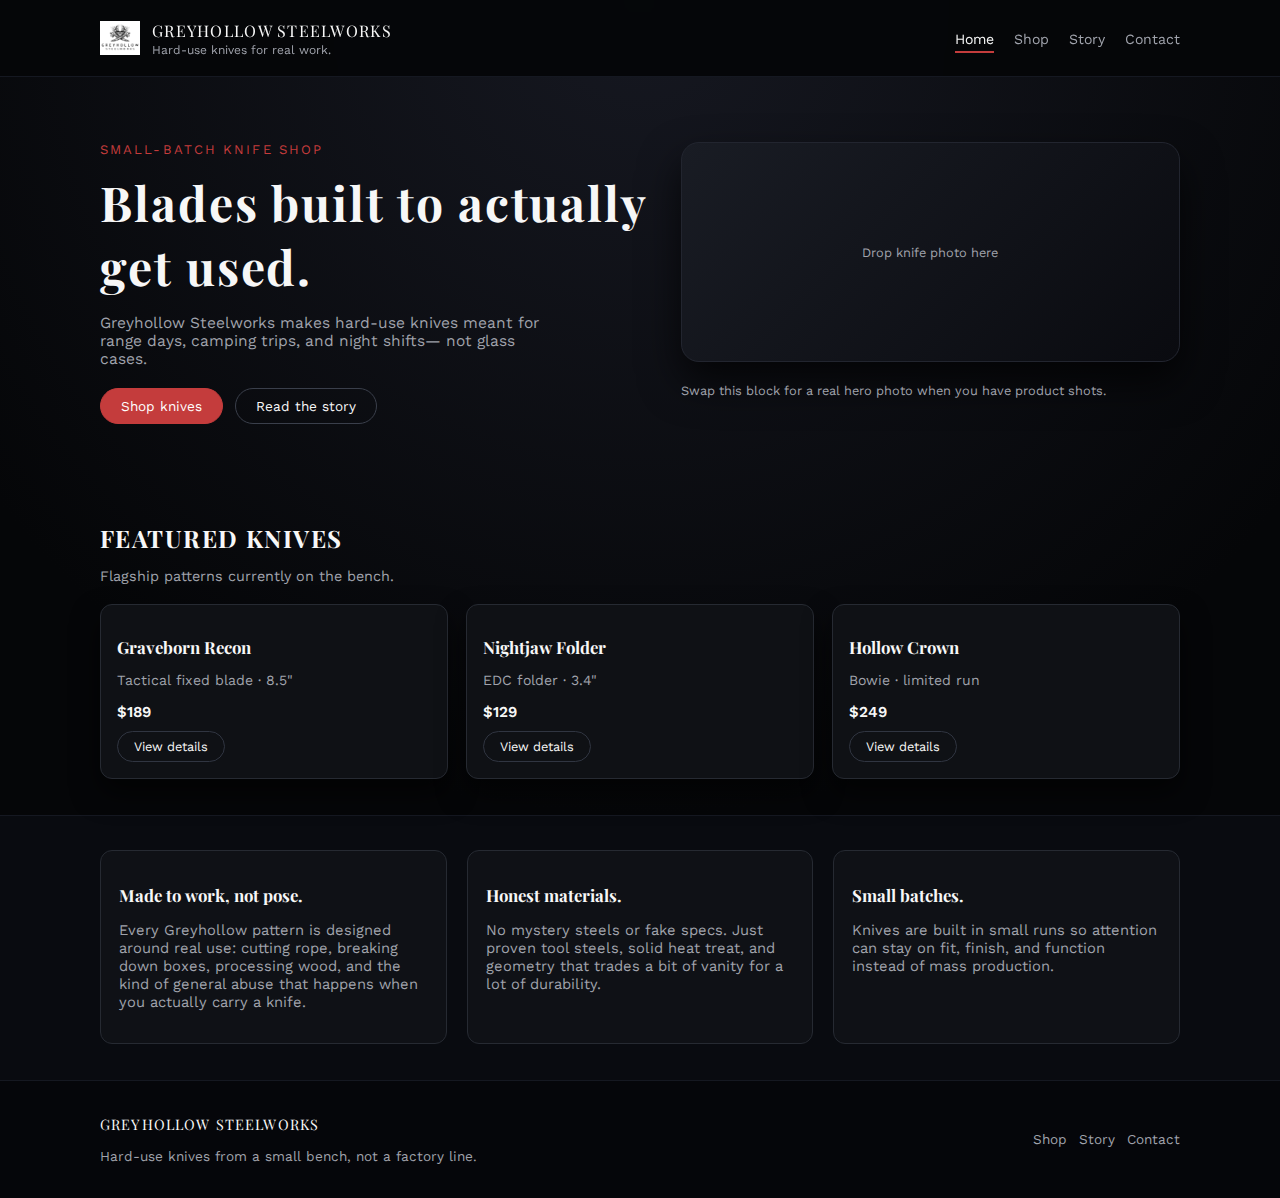
<file: index.html>
<!DOCTYPE html>
<html lang="en">
<head>
  <meta charset="UTF-8">
  <title>Greyhollow Steelworks | Knives & Blades</title>
  <meta name="viewport" content="width=device-width, initial-scale=1.0">
  <!-- Real-site vibe: simple fonts -->
  <link href="https://fonts.googleapis.com/css2?family=Playfair+Display:wght@500;600&family=Work+Sans:wght@400;500;600&display=swap" rel="stylesheet">
  <link rel="stylesheet" href="assets/css/style.css">
  <script src="assets/js/main.js" defer></script>
</head>
<body class="page-home">
<header class="site-header">
  <div class="shell header-inner">
    <a href="index.html" class="brand">
      <img src="assets/img/GHSW.png" alt="Greyhollow Steelworks" class="brand-logo">
      <div class="brand-text">
        <span class="brand-name">Greyhollow Steelworks</span>
        <span class="brand-tagline">Hard-use knives for real work.</span>
      </div>
    </a>
    <nav class="nav">
      <button class="nav-toggle" aria-label="Menu">
        <span></span><span></span><span></span>
      </button>
      <ul class="nav-links">
        <li><a href="index.html" class="is-active">Home</a></li>
        <li><a href="shop.html">Shop</a></li>
        <li><a href="about.html">Story</a></li>
        <li><a href="contact.html">Contact</a></li>
      </ul>
    </nav>
  </div>
</header>

<main>
  <!-- Hero: feels like a real product brand -->
  <section class="hero">
    <div class="shell hero-inner">
      <div class="hero-copy">
        <p class="eyebrow">Small-batch knife shop</p>
        <h1>Blades built to actually get used.</h1>
        <p class="hero-text">
          Greyhollow Steelworks makes hard-use knives meant for range days, camping trips, and night shifts— not glass cases.
        </p>
        <div class="hero-actions">
          <a href="shop.html" class="btn primary">Shop knives</a>
          <a href="about.html" class="btn subtle">Read the story</a>
        </div>
      </div>
      <div class="hero-image-block">
        <div class="hero-photo-placeholder">
          <span>Drop knife photo here</span>
        </div>
        <p class="hero-photo-note">
          Swap this block for a real hero photo when you have product shots.
        </p>
      </div>
    </div>
  </section>

  <!-- Featured products -->
  <section class="section">
    <div class="shell">
      <header class="section-header">
        <h2>Featured knives</h2>
        <p>Flagship patterns currently on the bench.</p>
      </header>
      <div class="product-grid">
        <article class="product-card">
          <h3 class="product-name">Graveborn Recon</h3>
          <p class="product-type">Tactical fixed blade · 8.5&quot;</p>
          <p class="product-price">$189</p>
          <a href="product.html" class="btn ghost small">View details</a>
        </article>
        <article class="product-card">
          <h3 class="product-name">Nightjaw Folder</h3>
          <p class="product-type">EDC folder · 3.4&quot;</p>
          <p class="product-price">$129</p>
          <a href="product.html" class="btn ghost small">View details</a>
        </article>
        <article class="product-card">
          <h3 class="product-name">Hollow Crown</h3>
          <p class="product-type">Bowie · limited run</p>
          <p class="product-price">$249</p>
          <a href="product.html" class="btn ghost small">View details</a>
        </article>
      </div>
    </div>
  </section>

  <!-- Ethos simple -->
  <section class="section section-split">
    <div class="shell split-grid">
      <article>
        <h3>Made to work, not pose.</h3>
        <p>
          Every Greyhollow pattern is designed around real use: cutting rope, breaking down boxes, processing wood,
          and the kind of general abuse that happens when you actually carry a knife.
        </p>
      </article>
      <article>
        <h3>Honest materials.</h3>
        <p>
          No mystery steels or fake specs. Just proven tool steels, solid heat treat, and geometry that trades a
          bit of vanity for a lot of durability.
        </p>
      </article>
      <article>
        <h3>Small batches.</h3>
        <p>
          Knives are built in small runs so attention can stay on fit, finish, and function instead of mass production.
        </p>
      </article>
    </div>
  </section>
</main>

<footer class="site-footer">
  <div class="shell footer-inner">
    <div>
      <p class="footer-brand">Greyhollow Steelworks</p>
      <p class="footer-copy">Hard-use knives from a small bench, not a factory line.</p>
    </div>
    <div class="footer-links">
      <a href="shop.html">Shop</a>
      <a href="about.html">Story</a>
      <a href="contact.html">Contact</a>
    </div>
  </div>
</footer>
</body>
</html>
</file>
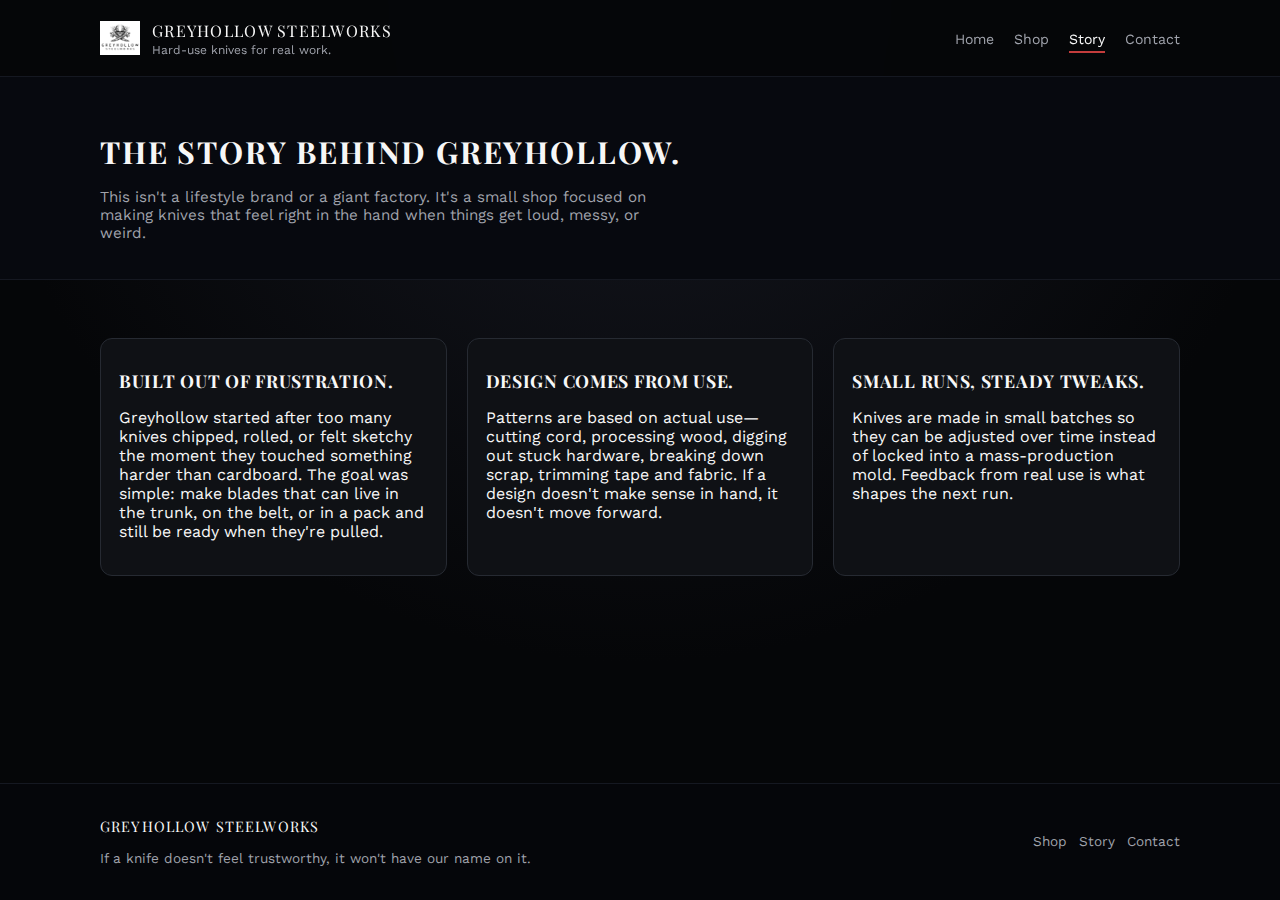
<file: about.html>
<!DOCTYPE html>
<html lang="en">
<head>
  <meta charset="UTF-8">
  <title>Story | Greyhollow Steelworks</title>
  <meta name="viewport" content="width=device-width, initial-scale=1.0">
  <link href="https://fonts.googleapis.com/css2?family=Playfair+Display:wght@500;600&family=Work+Sans:wght@400;500;600&display=swap" rel="stylesheet">
  <link rel="stylesheet" href="assets/css/style.css">
  <script src="assets/js/main.js" defer></script>
</head>
<body class="page-about">
<header class="site-header">
  <div class="shell header-inner">
    <a href="index.html" class="brand">
      <img src="assets/img/GHSW.png" alt="Greyhollow Steelworks" class="brand-logo">
      <div class="brand-text">
        <span class="brand-name">Greyhollow Steelworks</span>
        <span class="brand-tagline">Hard-use knives for real work.</span>
      </div>
    </a>
    <nav class="nav">
      <button class="nav-toggle" aria-label="Menu">
        <span></span><span></span><span></span>
      </button>
      <ul class="nav-links">
        <li><a href="index.html">Home</a></li>
        <li><a href="shop.html">Shop</a></li>
        <li><a href="about.html" class="is-active">Story</a></li>
        <li><a href="contact.html">Contact</a></li>
      </ul>
    </nav>
  </div>
</header>

<main>
  <section class="page-hero">
    <div class="shell">
      <h1>The story behind Greyhollow.</h1>
      <p class="page-hero-text">
        This isn&apos;t a lifestyle brand or a giant factory. It&apos;s a small shop focused on making knives that feel
        right in the hand when things get loud, messy, or weird.
      </p>
    </div>
  </section>

  <section class="section">
    <div class="shell text-grid">
      <article>
        <h2>Built out of frustration.</h2>
        <p>
          Greyhollow started after too many knives chipped, rolled, or felt sketchy the moment they touched something
          harder than cardboard. The goal was simple: make blades that can live in the trunk, on the belt, or in a pack
          and still be ready when they&apos;re pulled.
        </p>
      </article>
      <article>
        <h2>Design comes from use.</h2>
        <p>
          Patterns are based on actual use—cutting cord, processing wood, digging out stuck hardware, breaking down
          scrap, trimming tape and fabric. If a design doesn&apos;t make sense in hand, it doesn&apos;t move forward.
        </p>
      </article>
      <article>
        <h2>Small runs, steady tweaks.</h2>
        <p>
          Knives are made in small batches so they can be adjusted over time instead of locked into a mass-production
          mold. Feedback from real use is what shapes the next run.
        </p>
      </article>
    </div>
  </section>
</main>

<footer class="site-footer">
  <div class="shell footer-inner">
    <div>
      <p class="footer-brand">Greyhollow Steelworks</p>
      <p class="footer-copy">If a knife doesn&apos;t feel trustworthy, it won&apos;t have our name on it.</p>
    </div>
    <div class="footer-links">
      <a href="shop.html">Shop</a>
      <a href="about.html">Story</a>
      <a href="contact.html">Contact</a>
    </div>
  </div>
</footer>
</body>
</html>
</file>
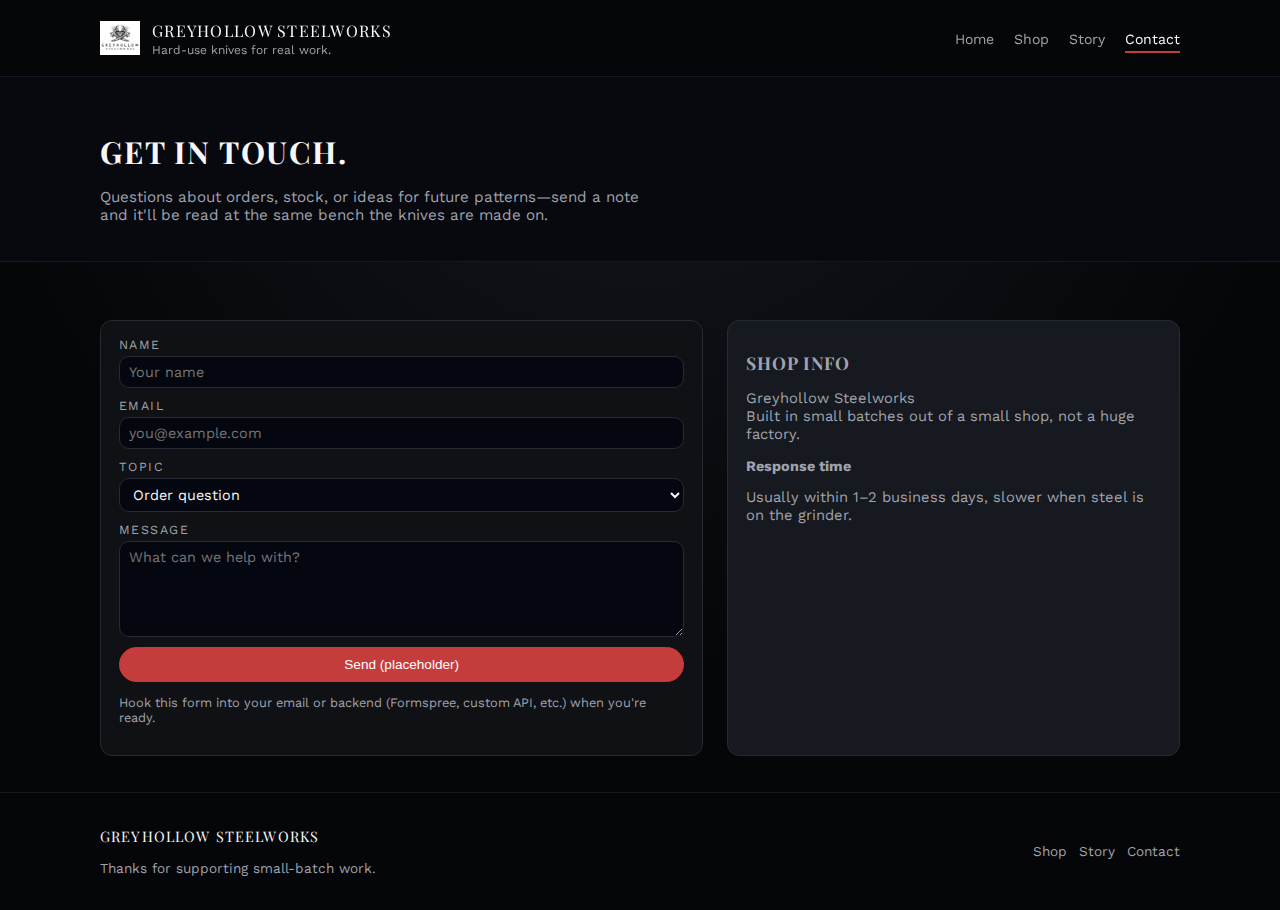
<file: contact.html>
<!DOCTYPE html>
<html lang="en">
<head>
  <meta charset="UTF-8">
  <title>Contact | Greyhollow Steelworks</title>
  <meta name="viewport" content="width=device-width, initial-scale=1.0">
  <link href="https://fonts.googleapis.com/css2?family=Playfair+Display:wght@500;600&family=Work+Sans:wght@400;500;600&display=swap" rel="stylesheet">
  <link rel="stylesheet" href="assets/css/style.css">
  <script src="assets/js/main.js" defer></script>
</head>
<body class="page-contact">
<header class="site-header">
  <div class="shell header-inner">
    <a href="index.html" class="brand">
      <img src="assets/img/GHSW.png" alt="Greyhollow Steelworks" class="brand-logo">
      <div class="brand-text">
        <span class="brand-name">Greyhollow Steelworks</span>
        <span class="brand-tagline">Hard-use knives for real work.</span>
      </div>
    </a>
    <nav class="nav">
      <button class="nav-toggle" aria-label="Menu">
        <span></span><span></span><span></span>
      </button>
      <ul class="nav-links">
        <li><a href="index.html">Home</a></li>
        <li><a href="shop.html">Shop</a></li>
        <li><a href="about.html">Story</a></li>
        <li><a href="contact.html" class="is-active">Contact</a></li>
      </ul>
    </nav>
  </div>
</header>

<main>
  <section class="page-hero">
    <div class="shell">
      <h1>Get in touch.</h1>
      <p class="page-hero-text">
        Questions about orders, stock, or ideas for future patterns—send a note and it&apos;ll be read at the same
        bench the knives are made on.
      </p>
    </div>
  </section>

  <section class="section">
    <div class="shell contact-layout">
      <div class="contact-main">
        <form class="contact-form" onsubmit="return false;">
          <label class="field">
            <span>Name</span>
            <input type="text" placeholder="Your name">
          </label>
          <label class="field">
            <span>Email</span>
            <input type="email" placeholder="you@example.com">
          </label>
          <label class="field">
            <span>Topic</span>
            <select>
              <option>Order question</option>
              <option>Stock / availability</option>
              <option>Custom work</option>
              <option>General question</option>
            </select>
          </label>
          <label class="field">
            <span>Message</span>
            <textarea rows="5" placeholder="What can we help with?"></textarea>
          </label>
          <button class="btn primary full">Send (placeholder)</button>
          <p class="field-note">
            Hook this form into your email or backend (Formspree, custom API, etc.) when you&apos;re ready.
          </p>
        </form>
      </div>
      <aside class="contact-aside">
        <h2>Shop info</h2>
        <p>
          Greyhollow Steelworks<br>
          Built in small batches out of a small shop, not a huge factory.
        </p>
        <h3>Response time</h3>
        <p>Usually within 1–2 business days, slower when steel is on the grinder.</p>
      </aside>
    </div>
  </section>
</main>

<footer class="site-footer">
  <div class="shell footer-inner">
    <div>
      <p class="footer-brand">Greyhollow Steelworks</p>
      <p class="footer-copy">Thanks for supporting small-batch work.</p>
    </div>
    <div class="footer-links">
      <a href="shop.html">Shop</a>
      <a href="about.html">Story</a>
      <a href="contact.html">Contact</a>
    </div>
  </div>
</footer>
</body>
</html>
</file>
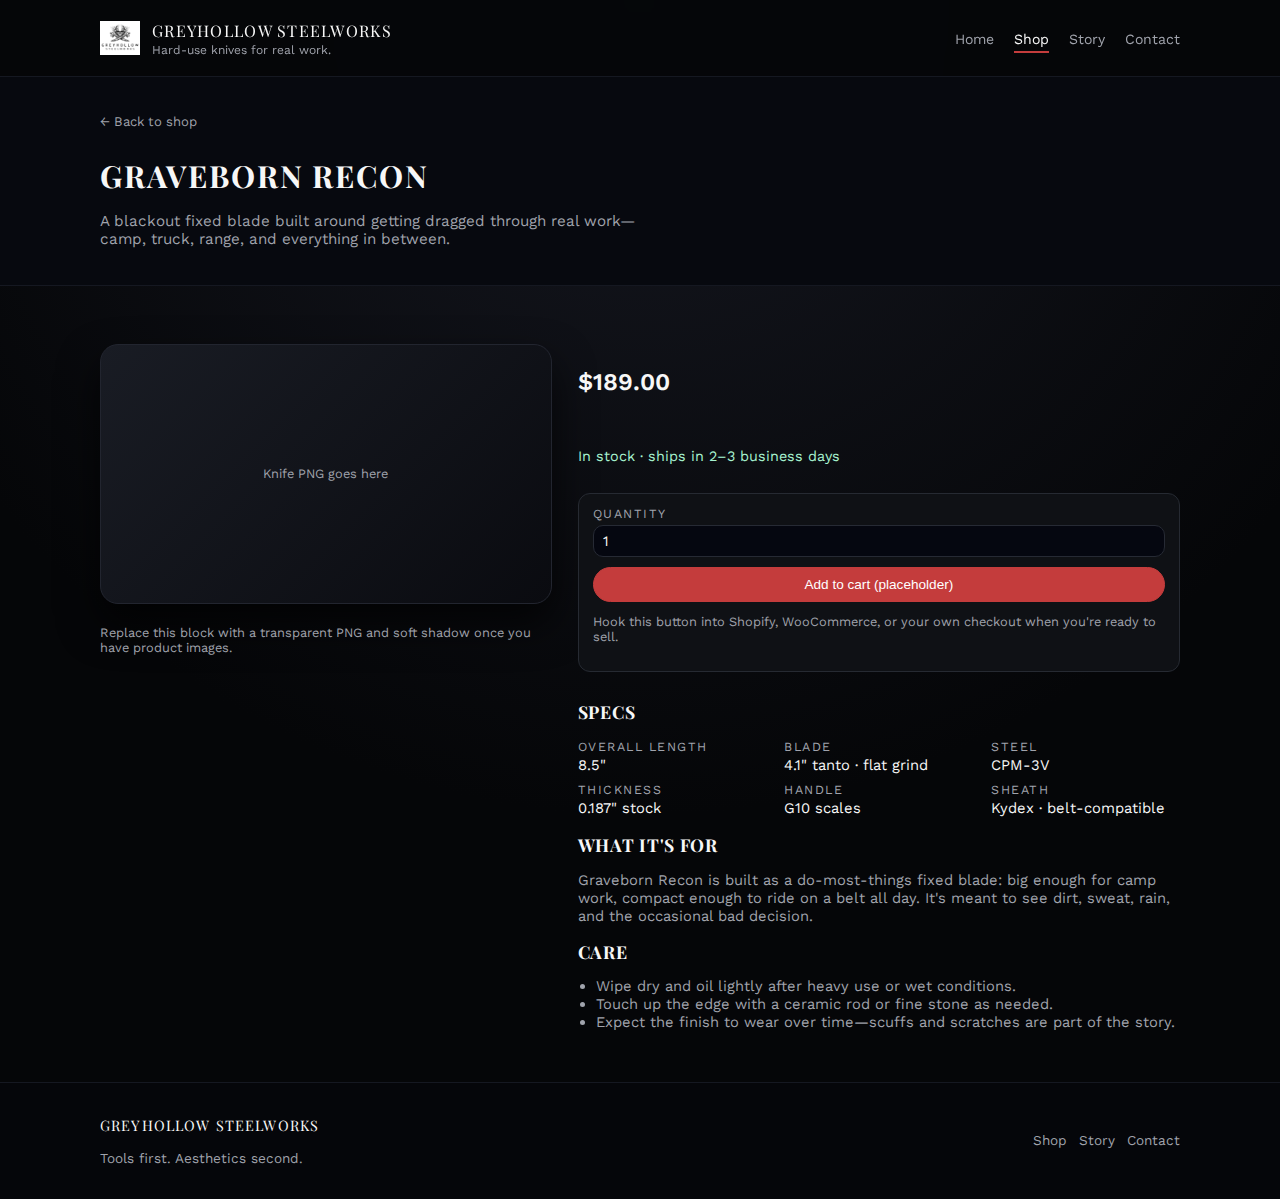
<file: product.html>
<!DOCTYPE html>
<html lang="en">
<head>
  <meta charset="UTF-8">
  <title>Graveborn Recon | Greyhollow Steelworks</title>
  <meta name="viewport" content="width=device-width, initial-scale=1.0">
  <link href="https://fonts.googleapis.com/css2?family=Playfair+Display:wght@500;600&family=Work+Sans:wght@400;500;600&display=swap" rel="stylesheet">
  <link rel="stylesheet" href="assets/css/style.css">
  <script src="assets/js/main.js" defer></script>
</head>
<body class="page-product">
<header class="site-header">
  <div class="shell header-inner">
    <a href="index.html" class="brand">
      <img src="assets/img/GHSW.png" alt="Greyhollow Steelworks" class="brand-logo">
      <div class="brand-text">
        <span class="brand-name">Greyhollow Steelworks</span>
        <span class="brand-tagline">Hard-use knives for real work.</span>
      </div>
    </a>
    <nav class="nav">
      <button class="nav-toggle" aria-label="Menu">
        <span></span><span></span><span></span>
      </button>
      <ul class="nav-links">
        <li><a href="index.html">Home</a></li>
        <li><a href="shop.html" class="is-active">Shop</a></li>
        <li><a href="about.html">Story</a></li>
        <li><a href="contact.html">Contact</a></li>
      </ul>
    </nav>
  </div>
</header>

<main>
  <section class="page-hero">
    <div class="shell">
      <a href="shop.html" class="crumb">&larr; Back to shop</a>
      <h1>Graveborn Recon</h1>
      <p class="page-hero-text">
        A blackout fixed blade built around getting dragged through real work—camp, truck, range, and everything in between.
      </p>
    </div>
  </section>

  <section class="section">
    <div class="shell product-layout">
      <div class="product-media">
        <div class="product-photo-placeholder">
          <span>Knife PNG goes here</span>
        </div>
        <p class="photo-note">
          Replace this block with a transparent PNG and soft shadow once you have product images.
        </p>
      </div>

      <div class="product-main">
        <p class="product-price-large">$189.00</p>
        <p class="product-status">In stock · ships in 2–3 business days</p>

        <form class="product-form" onsubmit="return false;">
          <label class="field">
            <span>Quantity</span>
            <input type="number" min="1" value="1">
          </label>
          <button class="btn primary full">Add to cart (placeholder)</button>
          <p class="field-note">
            Hook this button into Shopify, WooCommerce, or your own checkout when you&apos;re ready to sell.
          </p>
        </form>

        <div class="product-details">
          <h2>Specs</h2>
          <dl class="spec-grid">
            <div>
              <dt>Overall length</dt>
              <dd>8.5&quot;</dd>
            </div>
            <div>
              <dt>Blade</dt>
              <dd>4.1&quot; tanto · flat grind</dd>
            </div>
            <div>
              <dt>Steel</dt>
              <dd>CPM-3V</dd>
            </div>
            <div>
              <dt>Thickness</dt>
              <dd>0.187&quot; stock</dd>
            </div>
            <div>
              <dt>Handle</dt>
              <dd>G10 scales</dd>
            </div>
            <div>
              <dt>Sheath</dt>
              <dd>Kydex · belt-compatible</dd>
            </div>
          </dl>

          <h2>What it&apos;s for</h2>
          <p>
            Graveborn Recon is built as a do-most-things fixed blade: big enough for camp work, compact enough to ride
            on a belt all day. It&apos;s meant to see dirt, sweat, rain, and the occasional bad decision.
          </p>

          <h2>Care</h2>
          <ul class="text-list">
            <li>Wipe dry and oil lightly after heavy use or wet conditions.</li>
            <li>Touch up the edge with a ceramic rod or fine stone as needed.</li>
            <li>Expect the finish to wear over time—scuffs and scratches are part of the story.</li>
          </ul>
        </div>
      </div>
    </div>
  </section>
</main>

<footer class="site-footer">
  <div class="shell footer-inner">
    <div>
      <p class="footer-brand">Greyhollow Steelworks</p>
      <p class="footer-copy">Tools first. Aesthetics second.</p>
    </div>
    <div class="footer-links">
      <a href="shop.html">Shop</a>
      <a href="about.html">Story</a>
      <a href="contact.html">Contact</a>
    </div>
  </div>
</footer>
</body>
</html>
</file>
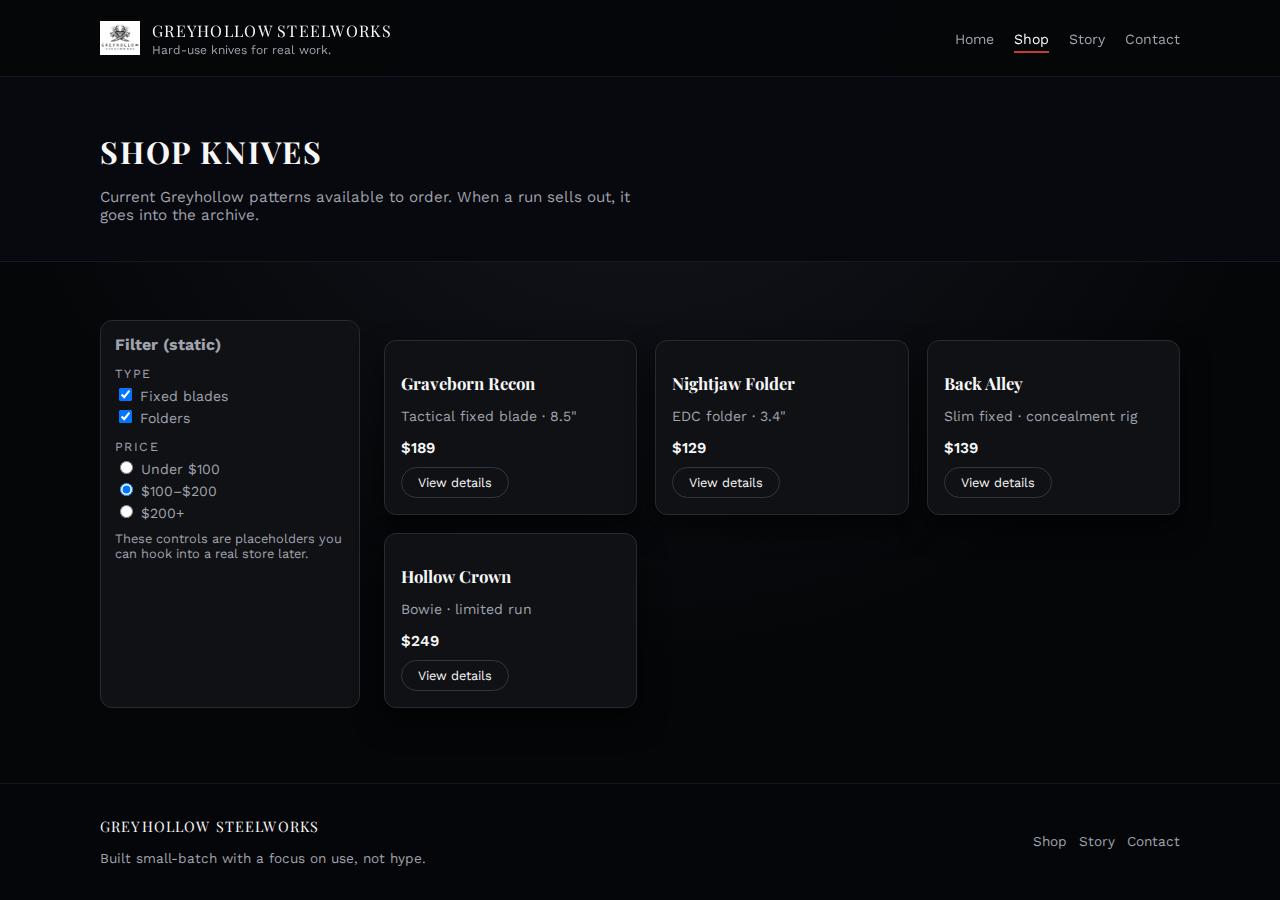
<file: shop.html>
<!DOCTYPE html>
<html lang="en">
<head>
  <meta charset="UTF-8">
  <title>Shop | Greyhollow Steelworks</title>
  <meta name="viewport" content="width=device-width, initial-scale=1.0">
  <link href="https://fonts.googleapis.com/css2?family=Playfair+Display:wght@500;600&family=Work+Sans:wght@400;500;600&display=swap" rel="stylesheet">
  <link rel="stylesheet" href="assets/css/style.css">
  <script src="assets/js/main.js" defer></script>
</head>
<body class="page-shop">
<header class="site-header">
  <div class="shell header-inner">
    <a href="index.html" class="brand">
      <img src="assets/img/GHSW.png" alt="Greyhollow Steelworks" class="brand-logo">
      <div class="brand-text">
        <span class="brand-name">Greyhollow Steelworks</span>
        <span class="brand-tagline">Hard-use knives for real work.</span>
      </div>
    </a>
    <nav class="nav">
      <button class="nav-toggle" aria-label="Menu">
        <span></span><span></span><span></span>
      </button>
      <ul class="nav-links">
        <li><a href="index.html">Home</a></li>
        <li><a href="shop.html" class="is-active">Shop</a></li>
        <li><a href="about.html">Story</a></li>
        <li><a href="contact.html">Contact</a></li>
      </ul>
    </nav>
  </div>
</header>

<main>
  <section class="page-hero">
    <div class="shell">
      <h1>Shop knives</h1>
      <p class="page-hero-text">
        Current Greyhollow patterns available to order. When a run sells out, it goes into the archive.
      </p>
    </div>
  </section>

  <section class="section">
    <div class="shell shop-layout">
      <aside class="shop-filters">
        <h2>Filter (static)</h2>
        <div class="filter-group">
          <p class="filter-label">Type</p>
          <label><input type="checkbox" checked> Fixed blades</label>
          <label><input type="checkbox" checked> Folders</label>
        </div>
        <div class="filter-group">
          <p class="filter-label">Price</p>
          <label><input type="radio" name="price"> Under $100</label>
          <label><input type="radio" name="price" checked> $100–$200</label>
          <label><input type="radio" name="price"> $200+</label>
        </div>
        <p class="filter-note">These controls are placeholders you can hook into a real store later.</p>
      </aside>

      <div class="shop-products">
        <div class="product-grid">
          <article class="product-card">
            <h3 class="product-name">Graveborn Recon</h3>
            <p class="product-type">Tactical fixed blade · 8.5&quot;</p>
            <p class="product-price">$189</p>
            <a href="product.html" class="btn ghost small">View details</a>
          </article>
          <article class="product-card">
            <h3 class="product-name">Nightjaw Folder</h3>
            <p class="product-type">EDC folder · 3.4&quot;</p>
            <p class="product-price">$129</p>
            <a href="product.html" class="btn ghost small">View details</a>
          </article>
          <article class="product-card">
            <h3 class="product-name">Back Alley</h3>
            <p class="product-type">Slim fixed · concealment rig</p>
            <p class="product-price">$139</p>
            <a href="product.html" class="btn ghost small">View details</a>
          </article>
          <article class="product-card">
            <h3 class="product-name">Hollow Crown</h3>
            <p class="product-type">Bowie · limited run</p>
            <p class="product-price">$249</p>
            <a href="product.html" class="btn ghost small">View details</a>
          </article>
        </div>
      </div>
    </div>
  </section>
</main>

<footer class="site-footer">
  <div class="shell footer-inner">
    <div>
      <p class="footer-brand">Greyhollow Steelworks</p>
      <p class="footer-copy">Built small-batch with a focus on use, not hype.</p>
    </div>
    <div class="footer-links">
      <a href="shop.html">Shop</a>
      <a href="about.html">Story</a>
      <a href="contact.html">Contact</a>
    </div>
  </div>
</footer>
</body>
</html>
</file>
<file: assets/css/style.css>
/* Greyhollow Steelworks v3
   Goal: feel like a real small-batch knife brand website,
   NOT a game UI. Simple, restrained, readable.
*/

:root {
  --bg: #050608;
  --bg-elevated: #0f1115;
  --bg-soft: #171920;
  --text: #f7f7f7;
  --muted: #a0a3ac;
  --accent: #c43c3c;
  --accent-soft: rgba(196, 60, 60, 0.18);
  --border: #262a32;
  --radius: 12px;
  --shadow: 0 20px 40px rgba(0, 0, 0, 0.7);
  --font-heading: "Playfair Display", serif;
  --font-body: "Work Sans", system-ui, -apple-system, BlinkMacSystemFont, "Segoe UI", sans-serif;
}

*,
*::before,
*::after {
  box-sizing: border-box;
}

html, body {
  margin: 0;
  padding: 0;
}

body {
  min-height: 100vh;
  display: flex;
  flex-direction: column;
  background: radial-gradient(circle at top, #161821 0, #050608 60%);
  color: var(--text);
  font-family: var(--font-body);
}

/* Layout helpers */
.shell {
  width: 100%;
  max-width: 1120px;
  margin: 0 auto;
  padding: 0 20px;
}

/* Header */
.site-header {
  position: sticky;
  top: 0;
  z-index: 20;
  background: rgba(5, 6, 8, 0.96);
  backdrop-filter: blur(16px);
  border-bottom: 1px solid #151821;
}

.header-inner {
  display: flex;
  align-items: center;
  justify-content: space-between;
  height: 76px;
}

.brand {
  display: flex;
  align-items: center;
  gap: 12px;
  text-decoration: none;
  color: inherit;
}

.brand-logo {
  width: 40px;
  height: auto;
  display: block;
}

.brand-text {
  display: flex;
  flex-direction: column;
  gap: 2px;
}

.brand-name {
  font-family: var(--font-heading);
  font-size: 1rem;
  letter-spacing: 0.08em;
  text-transform: uppercase;
}

.brand-tagline {
  font-size: 0.75rem;
  color: var(--muted);
}

/* Nav */
.nav {
  position: relative;
}

.nav-links {
  list-style: none;
  display: flex;
  gap: 20px;
  margin: 0;
  padding: 0;
}

.nav-links a {
  text-decoration: none;
  font-size: 0.88rem;
  color: var(--muted);
  padding-bottom: 4px;
  border-bottom: 2px solid transparent;
  transition: color 0.15s ease, border-color 0.15s ease;
}

.nav-links a:hover {
  color: var(--text);
}

.nav-links a.is-active {
  color: var(--text);
  border-color: var(--accent);
}

/* Mobile nav */
.nav-toggle {
  display: none;
  background: none;
  border: none;
  padding: 6px;
  cursor: pointer;
}

.nav-toggle span {
  display: block;
  width: 20px;
  height: 2px;
  background: var(--text);
  margin: 4px 0;
}

/* Hero */
.hero {
  padding: 52px 0 44px;
}

.hero-inner {
  display: grid;
  grid-template-columns: minmax(0, 2.2fr) minmax(0, 2fr);
  gap: 32px;
  align-items: center;
}

.hero-copy h1 {
  font-family: var(--font-heading);
  font-size: clamp(2.1rem, 4vw, 3rem);
  letter-spacing: 0.04em;
  margin: 8px 0 10px;
}

.hero-text {
  max-width: 440px;
  color: var(--muted);
  font-size: 0.97rem;
}

.eyebrow {
  font-size: 0.82rem;
  letter-spacing: 0.16em;
  text-transform: uppercase;
  color: var(--accent);
}

.hero-actions {
  display: flex;
  flex-wrap: wrap;
  gap: 12px;
  margin-top: 20px;
}

.hero-image-block {
  display: flex;
  flex-direction: column;
  gap: 8px;
}

.hero-photo-placeholder {
  border-radius: 18px;
  background: linear-gradient(135deg, #191c24, #0a0b10);
  border: 1px solid #22252f;
  min-height: 220px;
  box-shadow: var(--shadow);
  display: flex;
  align-items: center;
  justify-content: center;
}

.hero-photo-placeholder span {
  font-size: 0.8rem;
  color: var(--muted);
}

.hero-photo-note {
  font-size: 0.8rem;
  color: var(--muted);
}

/* Buttons */
.btn {
  display: inline-flex;
  align-items: center;
  justify-content: center;
  border-radius: 999px;
  padding: 9px 20px;
  border: 1px solid transparent;
  font-size: 0.85rem;
  text-decoration: none;
  cursor: pointer;
  transition: background 0.15s ease, color 0.15s ease, border-color 0.15s ease, transform 0.08s ease;
}

.btn.primary {
  background: var(--accent);
  border-color: var(--accent);
  color: #fff;
}

.btn.primary:hover {
  transform: translateY(-1px);
  background: #d64a4a;
}

.btn.subtle {
  background: transparent;
  border-color: #3a3f4b;
  color: var(--text);
}

.btn.subtle:hover {
  border-color: var(--accent);
}

.btn.ghost {
  background: transparent;
  border-color: #303541;
  color: var(--text);
}

.btn.ghost:hover {
  border-color: var(--accent);
}

.btn.small {
  padding: 7px 16px;
  font-size: 0.8rem;
}

.btn.full {
  width: 100%;
}

/* Sections */
.section {
  padding: 34px 0 36px;
}

.section-header h2 {
  font-family: var(--font-heading);
  font-size: 1.5rem;
  letter-spacing: 0.06em;
  text-transform: uppercase;
  margin-bottom: 4px;
}

.section-header p {
  color: var(--muted);
  font-size: 0.9rem;
}

/* Product grid */
.product-grid {
  display: grid;
  grid-template-columns: repeat(auto-fit, minmax(220px, 1fr));
  gap: 18px;
  margin-top: 20px;
}

.product-card {
  background: var(--bg-elevated);
  border-radius: var(--radius);
  border: 1px solid var(--border);
  padding: 14px 16px 16px;
  box-shadow: 0 14px 28px rgba(0, 0, 0, 0.6);
}

.product-name {
  font-family: var(--font-heading);
  font-size: 1.05rem;
  margin-bottom: 4px;
}

.product-type {
  font-size: 0.88rem;
  color: var(--muted);
  margin-bottom: 8px;
}

.product-price {
  font-size: 0.95rem;
  font-weight: 600;
  margin-bottom: 10px;
}

/* Split section */
.section-split {
  background: #090b10;
  border-top: 1px solid #151821;
}

.split-grid {
  display: grid;
  grid-template-columns: repeat(auto-fit, minmax(230px, 1fr));
  gap: 20px;
}

.split-grid article {
  background: #0f1116;
  border-radius: var(--radius);
  border: 1px solid var(--border);
  padding: 16px 18px 18px;
  font-size: 0.92rem;
  color: var(--muted);
}

.split-grid h3 {
  font-family: var(--font-heading);
  font-size: 1.05rem;
  margin-bottom: 6px;
  color: var(--text);
}

/* Page hero generic */
.page-hero {
  padding: 34px 0 22px;
  border-bottom: 1px solid #151821;
  background: #07090f;
}

.page-hero h1 {
  font-family: var(--font-heading);
  font-size: 1.9rem;
  letter-spacing: 0.06em;
  text-transform: uppercase;
  margin-bottom: 6px;
}

.page-hero-text {
  max-width: 560px;
  color: var(--muted);
  font-size: 0.95rem;
}

/* Shop layout */
.shop-layout {
  display: grid;
  grid-template-columns: minmax(0, 260px) minmax(0, 1fr);
  gap: 24px;
  margin-top: 24px;
}

.shop-filters {
  background: var(--bg-elevated);
  border-radius: var(--radius);
  border: 1px solid var(--border);
  padding: 14px 14px 16px;
  font-size: 0.88rem;
  color: var(--muted);
}

.shop-filters h2 {
  font-size: 1rem;
  margin: 0 0 8px;
}

.filter-group {
  margin-bottom: 10px;
}

.filter-label {
  font-size: 0.78rem;
  text-transform: uppercase;
  letter-spacing: 0.12em;
  color: var(--muted);
  margin-bottom: 4px;
}

.filter-group label {
  display: block;
  margin-bottom: 3px;
}

.filter-note {
  font-size: 0.8rem;
  color: var(--muted);
  margin-top: 8px;
}

.shop-products {
  display: flex;
  flex-direction: column;
}

/* Product page */
.product-layout {
  display: grid;
  grid-template-columns: minmax(0, 1.2fr) minmax(0, 1.6fr);
  gap: 26px;
  margin-top: 24px;
}

.product-media {
  display: flex;
  flex-direction: column;
  gap: 8px;
}

.product-photo-placeholder {
  border-radius: 18px;
  background: linear-gradient(135deg, #191c24, #0a0b10);
  border: 1px solid #22252f;
  min-height: 260px;
  box-shadow: var(--shadow);
  display: flex;
  align-items: center;
  justify-content: center;
}

.product-photo-placeholder span {
  font-size: 0.8rem;
  color: var(--muted);
}

.photo-note {
  font-size: 0.8rem;
  color: var(--muted);
}

.product-main {
  display: flex;
  flex-direction: column;
  gap: 14px;
}

.product-price-large {
  font-size: 1.5rem;
  font-weight: 600;
}

.product-status {
  font-size: 0.9rem;
  color: #a7f3d0;
}

.product-form {
  background: var(--bg-elevated);
  border-radius: var(--radius);
  border: 1px solid var(--border);
  padding: 12px 14px 14px;
}

.field {
  display: flex;
  flex-direction: column;
  gap: 4px;
  margin-bottom: 10px;
}

.field span {
  font-size: 0.78rem;
  text-transform: uppercase;
  letter-spacing: 0.12em;
  color: var(--muted);
}

input, select, textarea {
  background: #050710;
  border-radius: 10px;
  border: 1px solid #262a34;
  padding: 7px 9px;
  color: var(--text);
  font-family: var(--font-body);
  font-size: 0.9rem;
}

textarea {
  resize: vertical;
}

.field-note {
  font-size: 0.8rem;
  color: var(--muted);
}

/* Specs */
.product-details h2 {
  font-family: var(--font-heading);
  font-size: 1.1rem;
  letter-spacing: 0.04em;
  text-transform: uppercase;
  margin: 14px 0 8px;
}

.product-details p {
  font-size: 0.92rem;
  color: var(--muted);
}

.spec-grid {
  display: grid;
  grid-template-columns: repeat(auto-fit, minmax(150px, 1fr));
  gap: 8px 18px;
}

.spec-grid dt {
  font-size: 0.78rem;
  text-transform: uppercase;
  letter-spacing: 0.12em;
  color: var(--muted);
}

.spec-grid dd {
  margin: 2px 0 0;
  font-size: 0.92rem;
}

/* Text list */
.text-list {
  padding-left: 18px;
  font-size: 0.92rem;
  color: var(--muted);
}

/* Crumb */
.crumb {
  display: inline-block;
  font-size: 0.82rem;
  color: var(--muted);
  text-decoration: none;
  margin-bottom: 6px;
}

/* About */
.text-grid {
  display: grid;
  grid-template-columns: repeat(auto-fit, minmax(260px, 1fr));
  gap: 20px;
  margin-top: 24px;
}

.text-grid article {
  background: var(--bg-elevated);
  border-radius: var(--radius);
  border: 1px solid var(--border);
  padding: 16px 18px 18px;
}

.text-grid h2 {
  font-family: var(--font-heading);
  font-size: 1.1rem;
  letter-spacing: 0.04em;
  text-transform: uppercase;
  margin-bottom: 6px;
}

/* Contact */
.contact-layout {
  display: grid;
  grid-template-columns: minmax(0, 1.6fr) minmax(0, 1.2fr);
  gap: 24px;
  margin-top: 24px;
}

.contact-main {
  background: var(--bg-elevated);
  border-radius: var(--radius);
  border: 1px solid var(--border);
  padding: 16px 18px 18px;
}

.contact-aside {
  background: var(--bg-soft);
  border-radius: var(--radius);
  border: 1px solid var(--border);
  padding: 16px 18px 18px;
  font-size: 0.92rem;
  color: var(--muted);
}

.contact-aside h2 {
  font-family: var(--font-heading);
  font-size: 1.1rem;
  letter-spacing: 0.04em;
  text-transform: uppercase;
  margin-bottom: 6px;
}

.contact-aside h3 {
  font-size: 0.9rem;
  margin-top: 14px;
}

/* Footer */
.site-footer {
  margin-top: auto;
  border-top: 1px solid #151821;
  background: #05060a;
  padding: 18px 0 20px;
}

.footer-inner {
  display: flex;
  justify-content: space-between;
  align-items: center;
  gap: 14px;
  font-size: 0.85rem;
}

.footer-brand {
  font-family: var(--font-heading);
  font-size: 0.9rem;
  letter-spacing: 0.08em;
  text-transform: uppercase;
}

.footer-copy {
  color: var(--muted);
}

.footer-links {
  display: flex;
  flex-wrap: wrap;
  gap: 12px;
}

.footer-links a {
  text-decoration: none;
  font-size: 0.85rem;
  color: var(--muted);
}

.footer-links a:hover {
  color: var(--text);
}

/* Responsive */
@media (max-width: 840px) {
  .hero-inner {
    grid-template-columns: minmax(0, 1fr);
  }

  .shop-layout {
    grid-template-columns: minmax(0, 1fr);
  }

  .shop-filters {
    order: -1;
  }

  .product-layout {
    grid-template-columns: minmax(0, 1fr);
  }

  .contact-layout {
    grid-template-columns: minmax(0, 1fr);
  }
}

@media (max-width: 680px) {
  .header-inner {
    height: 68px;
  }

  .nav-toggle {
    display: block;
  }

  .nav-links {
    position: absolute;
    top: 100%;
    right: 0;
    flex-direction: column;
    align-items: flex-start;
    background: #05060b;
    border-radius: 0 0 0 12px;
    border: 1px solid #151821;
    padding: 10px 14px 12px;
    min-width: 180px;
    transform-origin: top right;
    transform: scaleY(0.85);
    opacity: 0;
    pointer-events: none;
  }

  .nav-links.is-open {
    opacity: 1;
    pointer-events: auto;
    transform: scaleY(1);
  }

  .footer-inner {
    flex-direction: column;
    align-items: flex-start;
  }
}
</file>
